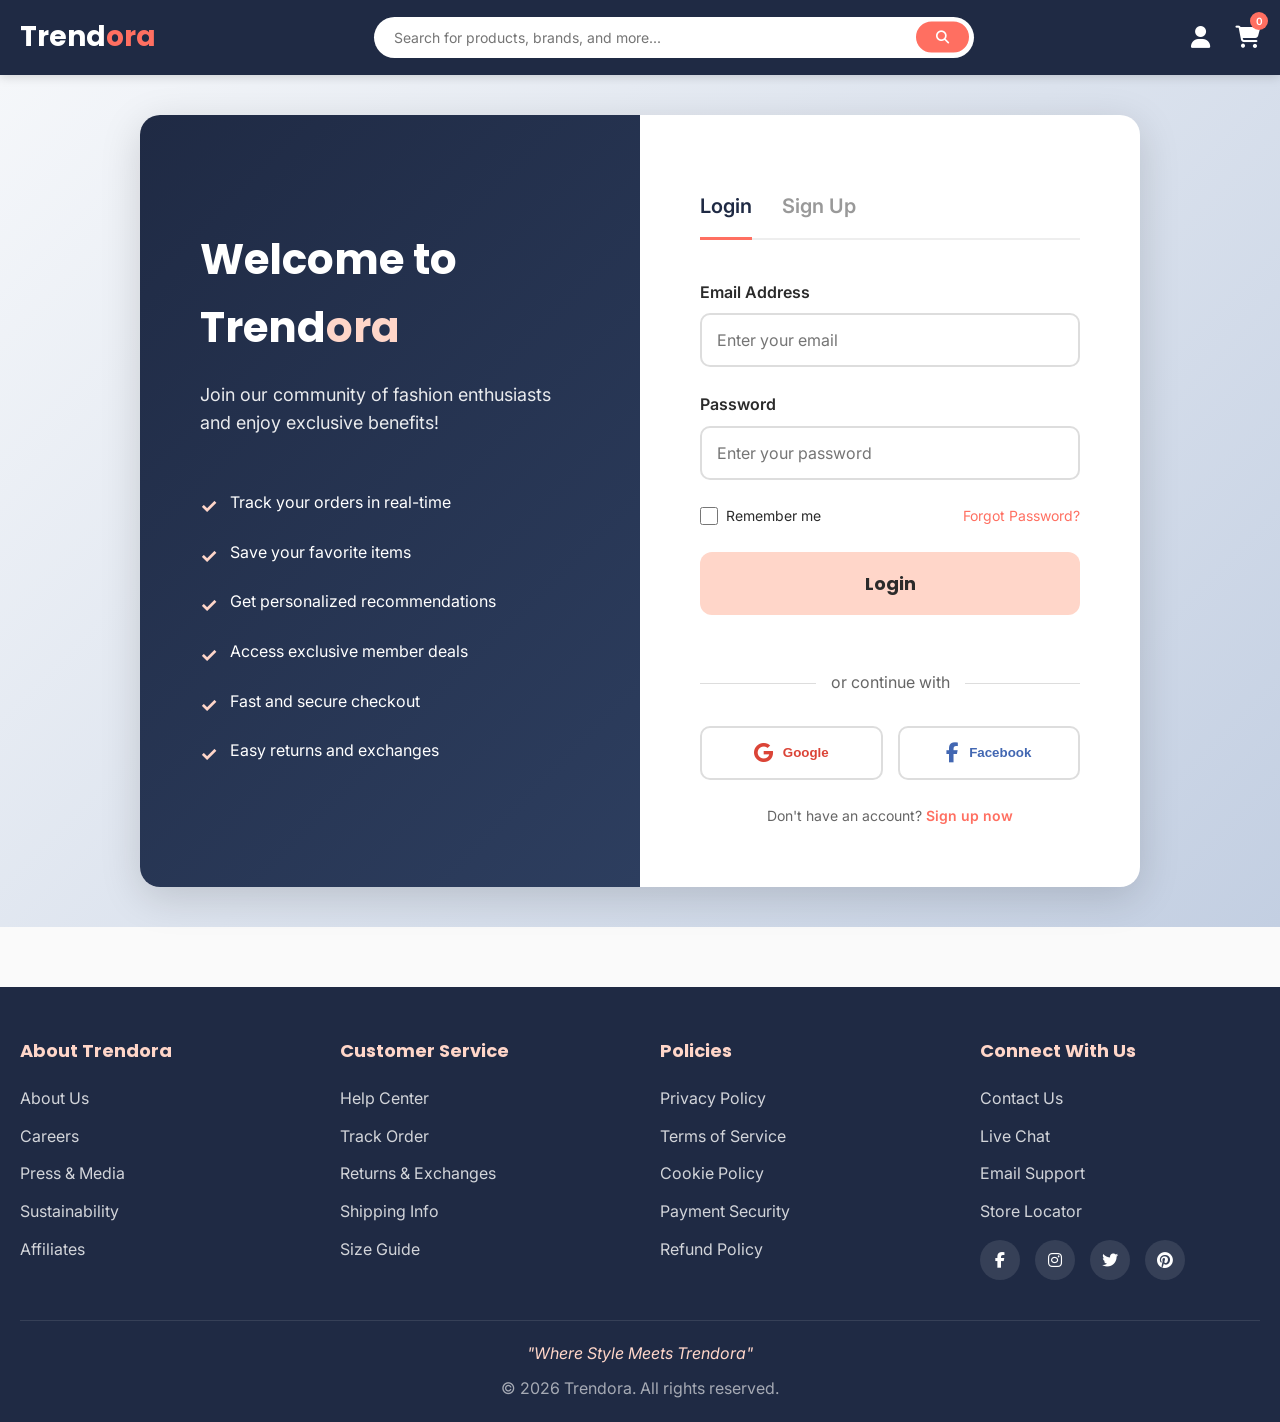
<file: login.html>
<!DOCTYPE html>
<html lang="en">
<head>
    <meta charset="UTF-8">
    <meta name="viewport" content="width=device-width, initial-scale=1.0">
    <title>Login - Trendora</title>
    <link rel="preconnect" href="https://fonts.googleapis.com">
    <link rel="preconnect" href="https://fonts.gstatic.com" crossorigin>
    <link href="https://fonts.googleapis.com/css2?family=Poppins:wght@400;500;600;700&family=Inter:wght@300;400;500;600&display=swap" rel="stylesheet">
    <link rel="stylesheet" href="https://cdnjs.cloudflare.com/ajax/libs/font-awesome/6.4.0/css/all.min.css">
    <link rel="stylesheet" href="styles.css">
    <style>
        .login-container {
            min-height: calc(100vh - 80px);
            display: flex;
            align-items: center;
            justify-content: center;
            padding: 40px 20px;
            background: linear-gradient(135deg, #f5f7fa 0%, #c3cfe2 100%);
        }

        .login-card {
            background: white;
            border-radius: 20px;
            box-shadow: 0 10px 40px rgba(0,0,0,0.15);
            overflow: hidden;
            max-width: 1000px;
            width: 100%;
            display: grid;
            grid-template-columns: 1fr 1fr;
        }

        .login-left {
            background: linear-gradient(135deg, var(--midnight-navy), #2d3e5f);
            color: white;
            padding: 60px;
            display: flex;
            flex-direction: column;
            justify-content: center;
        }

        .login-left h1 {
            font-size: 42px;
            margin-bottom: 20px;
        }

        .login-left h1 span {
            color: var(--warm-peach);
        }

        .login-left p {
            font-size: 18px;
            line-height: 1.6;
            opacity: 0.9;
            margin-bottom: 40px;
        }

        .login-features {
            list-style: none;
        }

        .login-features li {
            padding: 12px 0;
            padding-left: 30px;
            position: relative;
            font-size: 16px;
        }

        .login-features li::before {
            content: '✓';
            position: absolute;
            left: 0;
            color: var(--warm-peach);
            font-weight: 700;
            font-size: 20px;
        }

        .login-right {
            padding: 60px;
        }

        .login-tabs {
            display: flex;
            gap: 30px;
            margin-bottom: 40px;
            border-bottom: 2px solid #eee;
        }

        .login-tab {
            padding: 15px 0;
            cursor: pointer;
            font-size: 20px;
            font-weight: 600;
            color: #999;
            border-bottom: 3px solid transparent;
            margin-bottom: -2px;
            transition: all 0.3s;
        }

        .login-tab.active {
            color: var(--midnight-navy);
            border-bottom-color: var(--soft-coral);
        }

        .form-container {
            display: none;
        }

        .form-container.active {
            display: block;
        }

        .form-group {
            margin-bottom: 25px;
        }

        .form-group label {
            display: block;
            margin-bottom: 8px;
            font-weight: 600;
            color: var(--charcoal);
        }

        .form-group input {
            width: 100%;
            padding: 15px;
            border: 2px solid #ddd;
            border-radius: 10px;
            font-size: 16px;
            font-family: 'Inter', sans-serif;
            transition: all 0.3s;
            outline: none;
        }

        .form-group input:focus {
            border-color: var(--soft-coral);
        }

        .form-options {
            display: flex;
            justify-content: space-between;
            align-items: center;
            margin-bottom: 25px;
            font-size: 14px;
        }

        .remember-me {
            display: flex;
            align-items: center;
            gap: 8px;
        }

        .remember-me input[type="checkbox"] {
            width: 18px;
            height: 18px;
            cursor: pointer;
        }

        .forgot-password {
            color: var(--soft-coral);
            text-decoration: none;
            transition: color 0.3s;
        }

        .forgot-password:hover {
            color: var(--midnight-navy);
        }

        .submit-btn {
            width: 100%;
            padding: 18px;
            background: var(--warm-peach);
            color: var(--charcoal);
            border: none;
            border-radius: 12px;
            font-size: 18px;
            font-weight: 700;
            cursor: pointer;
            transition: all 0.3s;
            font-family: 'Poppins', sans-serif;
            margin-bottom: 25px;
        }

        .submit-btn:hover {
            background: #ffcab8;
            transform: translateY(-2px);
            box-shadow: 0 5px 15px rgba(255, 214, 201, 0.4);
        }

        .divider {
            text-align: center;
            margin: 30px 0;
            position: relative;
        }

        .divider::before {
            content: '';
            position: absolute;
            left: 0;
            top: 50%;
            width: 100%;
            height: 1px;
            background: #ddd;
        }

        .divider span {
            background: white;
            padding: 0 15px;
            position: relative;
            color: #666;
        }

        .social-login {
            display: flex;
            gap: 15px;
            margin-bottom: 25px;
        }

        .social-btn {
            flex: 1;
            padding: 15px;
            border: 2px solid #ddd;
            border-radius: 10px;
            background: white;
            cursor: pointer;
            transition: all 0.3s;
            font-weight: 600;
            display: flex;
            align-items: center;
            justify-content: center;
            gap: 10px;
        }

        .social-btn:hover {
            border-color: var(--soft-coral);
            background: #f9f9f9;
        }

        .social-btn i {
            font-size: 20px;
        }

        .google-btn {
            color: #DB4437;
        }

        .facebook-btn {
            color: #4267B2;
        }

        @media (max-width: 1024px) {
            .login-card {
                grid-template-columns: 1fr;
            }

            .login-left {
                padding: 40px;
            }

            .login-right {
                padding: 40px;
            }

            .login-left h1 {
                font-size: 32px;
            }
        }

        @media (max-width: 480px) {
            .login-left {
                padding: 30px 20px;
            }

            .login-right {
                padding: 30px 20px;
            }

            .login-tabs {
                gap: 20px;
            }

            .login-tab {
                font-size: 18px;
            }

            .social-login {
                flex-direction: column;
            }
        }
    </style>
</head>
<body>

    <!-- Navigation Bar -->
    <nav class="navbar">
        <div class="nav-container">
            <a href="index.html" class="logo">Trend<span>ora</span></a>
            <div class="search-bar">
                <input type="text" placeholder="Search for products, brands, and more...">
                <button><i class="fas fa-search"></i></button>
            </div>
            <div class="nav-icons">
                <a href="login.html" class="nav-icon">
                    <i class="fas fa-user"></i>
                </a>
                <a href="cart.html" class="nav-icon">
                    <i class="fas fa-shopping-cart"></i>
                    <span class="cart-badge">0</span>
                </a>
            </div>
        </div>
    </nav>

    <!-- Login Container -->
    <section class="login-container">
        <div class="login-card">
            <!-- Left Side -->
            <div class="login-left">
                <h1>Welcome to<br>Trend<span>ora</span></h1>
                <p>Join our community of fashion enthusiasts and enjoy exclusive benefits!</p>
                <ul class="login-features">
                    <li>Track your orders in real-time</li>
                    <li>Save your favorite items</li>
                    <li>Get personalized recommendations</li>
                    <li>Access exclusive member deals</li>
                    <li>Fast and secure checkout</li>
                    <li>Easy returns and exchanges</li>
                </ul>
            </div>

            <!-- Right Side -->
            <div class="login-right">
                <!-- Tabs -->
                <div class="login-tabs">
                    <div class="login-tab active" onclick="switchTab('login')">Login</div>
                    <div class="login-tab" onclick="switchTab('signup')">Sign Up</div>
                </div>

                <!-- Login Form -->
                <div id="login-form" class="form-container active">
                    <form onsubmit="handleLogin(event)">
                        <div class="form-group">
                            <label for="login-email">Email Address</label>
                            <input type="email" id="login-email" placeholder="Enter your email" required>
                        </div>

                        <div class="form-group">
                            <label for="login-password">Password</label>
                            <input type="password" id="login-password" placeholder="Enter your password" required>
                        </div>

                        <div class="form-options">
                            <label class="remember-me">
                                <input type="checkbox">
                                <span>Remember me</span>
                            </label>
                            <a href="#" class="forgot-password">Forgot Password?</a>
                        </div>

                        <button type="submit" class="submit-btn">Login</button>
                    </form>

                    <div class="divider">
                        <span>or continue with</span>
                    </div>

                    <div class="social-login">
                        <button class="social-btn google-btn" onclick="socialLogin('Google')">
                            <i class="fab fa-google"></i>
                            Google
                        </button>
                        <button class="social-btn facebook-btn" onclick="socialLogin('Facebook')">
                            <i class="fab fa-facebook-f"></i>
                            Facebook
                        </button>
                    </div>

                    <p style="text-align: center; color: #666; font-size: 14px;">
                        Don't have an account? <a href="#" style="color: var(--soft-coral); font-weight: 600;" onclick="switchTab('signup'); return false;">Sign up now</a>
                    </p>
                </div>

                <!-- Signup Form -->
                <div id="signup-form" class="form-container">
                    <form onsubmit="handleSignup(event)">
                        <div class="form-group">
                            <label for="signup-name">Full Name</label>
                            <input type="text" id="signup-name" placeholder="Enter your full name" required>
                        </div>

                        <div class="form-group">
                            <label for="signup-email">Email Address</label>
                            <input type="email" id="signup-email" placeholder="Enter your email" required>
                        </div>

                        <div class="form-group">
                            <label for="signup-password">Password</label>
                            <input type="password" id="signup-password" placeholder="Create a password" required>
                        </div>

                        <div class="form-group">
                            <label for="signup-confirm-password">Confirm Password</label>
                            <input type="password" id="signup-confirm-password" placeholder="Confirm your password" required>
                        </div>

                        <div class="form-options">
                            <label class="remember-me">
                                <input type="checkbox" required>
                                <span>I agree to the Terms & Conditions</span>
                            </label>
                        </div>

                        <button type="submit" class="submit-btn">Create Account</button>
                    </form>

                    <div class="divider">
                        <span>or sign up with</span>
                    </div>

                    <div class="social-login">
                        <button class="social-btn google-btn" onclick="socialLogin('Google')">
                            <i class="fab fa-google"></i>
                            Google
                        </button>
                        <button class="social-btn facebook-btn" onclick="socialLogin('Facebook')">
                            <i class="fab fa-facebook-f"></i>
                            Facebook
                        </button>
                    </div>

                    <p style="text-align: center; color: #666; font-size: 14px;">
                        Already have an account? <a href="#" style="color: var(--soft-coral); font-weight: 600;" onclick="switchTab('login'); return false;">Login here</a>
                    </p>
                </div>
            </div>
        </div>
    </section>

    <!-- Footer -->
    <footer class="footer">
        <div class="footer-container">
            <div class="footer-grid">
                <div class="footer-column">
                    <h3>About Trendora</h3>
                    <ul>
                        <li><a href="#">About Us</a></li>
                        <li><a href="#">Careers</a></li>
                        <li><a href="#">Press & Media</a></li>
                        <li><a href="#">Sustainability</a></li>
                        <li><a href="#">Affiliates</a></li>
                    </ul>
                </div>
                <div class="footer-column">
                    <h3>Customer Service</h3>
                    <ul>
                        <li><a href="#">Help Center</a></li>
                        <li><a href="#">Track Order</a></li>
                        <li><a href="#">Returns & Exchanges</a></li>
                        <li><a href="#">Shipping Info</a></li>
                        <li><a href="#">Size Guide</a></li>
                    </ul>
                </div>
                <div class="footer-column">
                    <h3>Policies</h3>
                    <ul>
                        <li><a href="#">Privacy Policy</a></li>
                        <li><a href="#">Terms of Service</a></li>
                        <li><a href="#">Cookie Policy</a></li>
                        <li><a href="#">Payment Security</a></li>
                        <li><a href="#">Refund Policy</a></li>
                    </ul>
                </div>
                <div class="footer-column">
                    <h3>Connect With Us</h3>
                    <ul>
                        <li><a href="#">Contact Us</a></li>
                        <li><a href="#">Live Chat</a></li>
                        <li><a href="#">Email Support</a></li>
                        <li><a href="#">Store Locator</a></li>
                    </ul>
                    <div class="social-icons">
                        <div class="social-icon"><i class="fab fa-facebook-f"></i></div>
                        <div class="social-icon"><i class="fab fa-instagram"></i></div>
                        <div class="social-icon"><i class="fab fa-twitter"></i></div>
                        <div class="social-icon"><i class="fab fa-pinterest"></i></div>
                    </div>
                </div>
            </div>
            <div class="footer-bottom">
                <p class="tagline">"Where Style Meets Trendora"</p>
                <p>&copy; 2026 Trendora. All rights reserved.</p>
            </div>
        </div>
    </footer>

    <script src="script.js"></script>
    <script>
        // Switch between login and signup tabs
        function switchTab(tab) {
            const loginTab = document.querySelectorAll('.login-tab')[0];
            const signupTab = document.querySelectorAll('.login-tab')[1];
            const loginForm = document.getElementById('login-form');
            const signupForm = document.getElementById('signup-form');

            if (tab === 'login') {
                loginTab.classList.add('active');
                signupTab.classList.remove('active');
                loginForm.classList.add('active');
                signupForm.classList.remove('active');
            } else {
                loginTab.classList.remove('active');
                signupTab.classList.add('active');
                loginForm.classList.remove('active');
                signupForm.classList.add('active');
            }
        }

        // Handle login
        function handleLogin(event) {
            event.preventDefault();
            const email = document.getElementById('login-email').value;
            const password = document.getElementById('login-password').value;

            // Store user session (frontend only)
            localStorage.setItem('trendoraUser', JSON.stringify({
                email: email,
                name: email.split('@')[0],
                loggedIn: true
            }));

            showNotification('Login successful! Welcome back!');

            setTimeout(() => {
                window.location.href = 'index.html';
            }, 1500);
        }

        // Handle signup
        function handleSignup(event) {
            event.preventDefault();
            const name = document.getElementById('signup-name').value;
            const email = document.getElementById('signup-email').value;
            const password = document.getElementById('signup-password').value;
            const confirmPassword = document.getElementById('signup-confirm-password').value;

            if (password !== confirmPassword) {
                showNotification('Passwords do not match!');
                return;
            }

            // Store user session (frontend only)
            localStorage.setItem('trendoraUser', JSON.stringify({
                email: email,
                name: name,
                loggedIn: true
            }));

            showNotification('Account created successfully! Welcome to Trendora!');

            setTimeout(() => {
                window.location.href = 'index.html';
            }, 1500);
        }

        // Social login
        function socialLogin(provider) {
            showNotification(`${provider} login (Demo mode)`);
            setTimeout(() => {
                alert(`This is a frontend demo. In a real application, you would be redirected to ${provider} for authentication.`);
            }, 1000);
        }

        // Check if user is already logged in
        const user = JSON.parse(localStorage.getItem('trendoraUser'));
        if (user && user.loggedIn) {
            // User is logged in, could redirect to profile page
            console.log('User is logged in:', user.name);
        }
    </script>
</body>
</html>
</file>
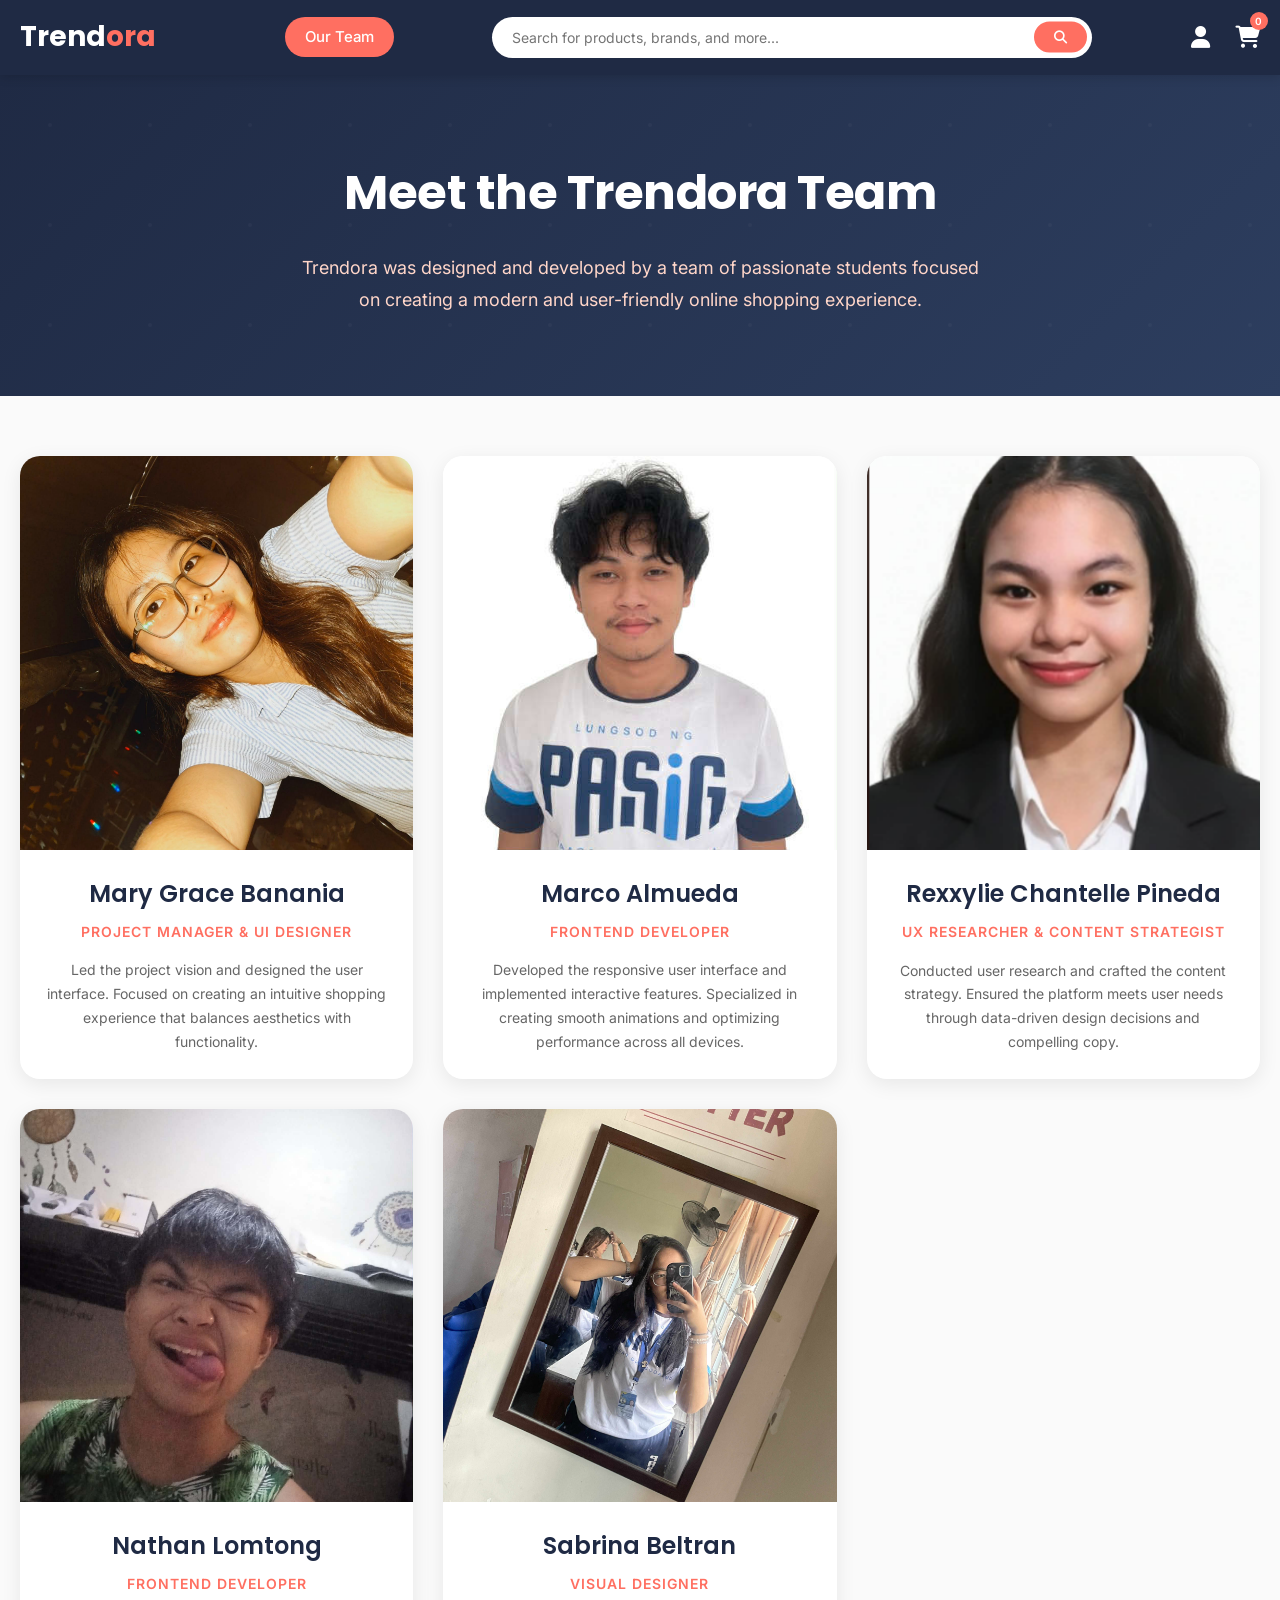
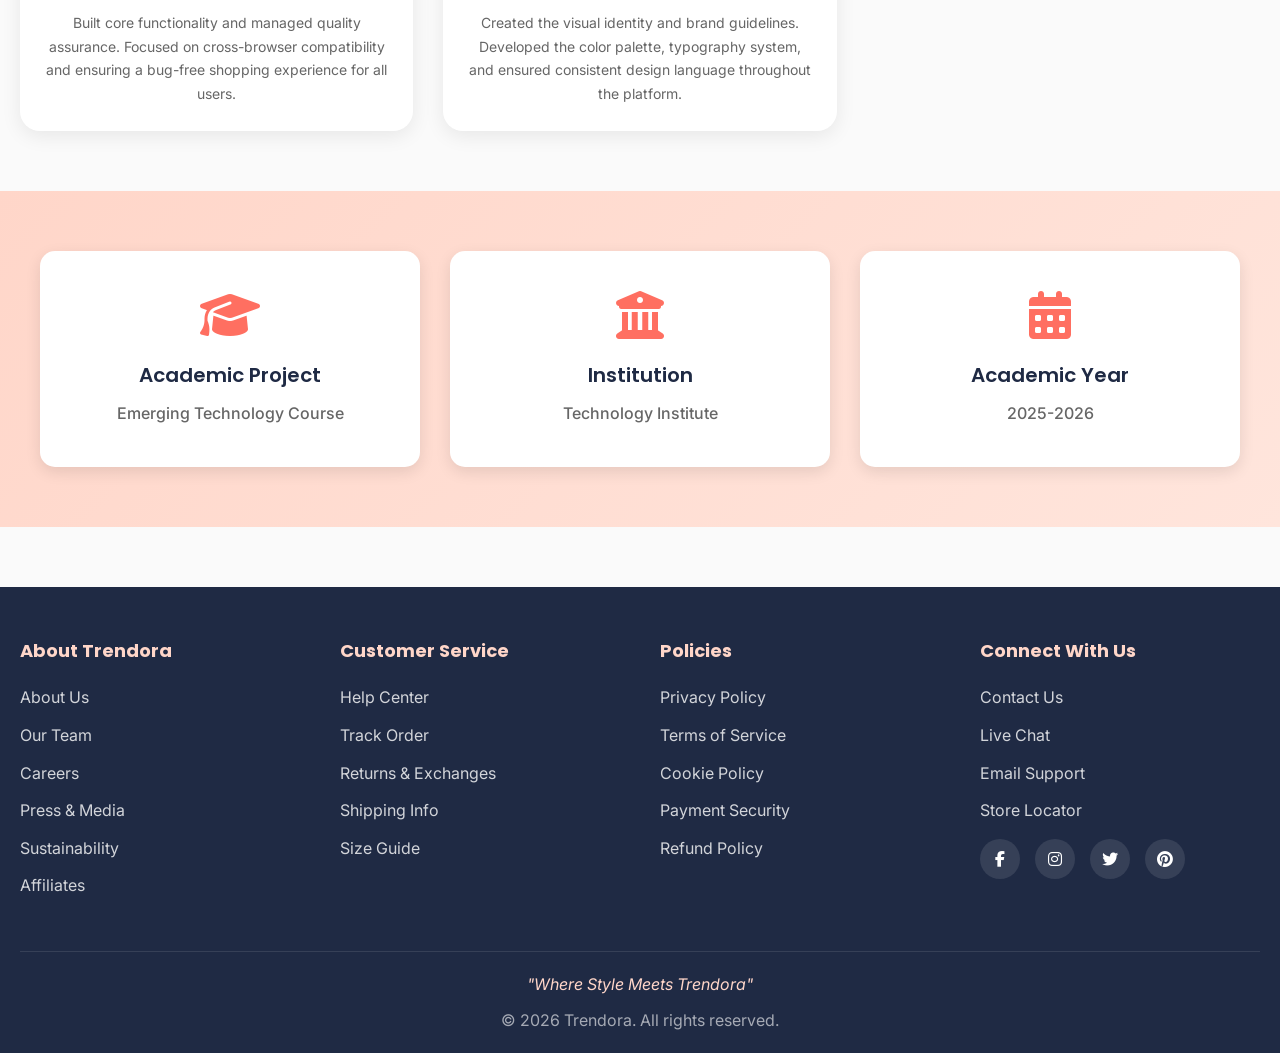
<file: team.html>
<!DOCTYPE html>
<html lang="en">
<head>
    <meta charset="UTF-8">
    <meta name="viewport" content="width=device-width, initial-scale=1.0">
    <title>Meet the Team - Trendora</title>
    <link rel="preconnect" href="https://fonts.googleapis.com">
    <link rel="preconnect" href="https://fonts.gstatic.com" crossorigin>
    <link href="https://fonts.googleapis.com/css2?family=Poppins:wght@400;500;600;700&family=Inter:wght@300;400;500;600&display=swap" rel="stylesheet">
    <link rel="stylesheet" href="https://cdnjs.cloudflare.com/ajax/libs/font-awesome/6.4.0/css/all.min.css">
    <link rel="stylesheet" href="styles.css">
    <link rel="stylesheet" href="team-styles.css">
</head>
<body>

    <!-- Navigation Bar -->
    <nav class="navbar">
        <div class="nav-container">
            <a href="index.html" class="logo">Trend<span>ora</span></a>
            <div class="nav-links">
                <a href="team.html" class="nav-link active">Our Team</a>
            </div>
            <div class="search-bar">
                <input type="text" placeholder="Search for products, brands, and more...">
                <button><i class="fas fa-search"></i></button>
            </div>
            <div class="nav-icons">
                <a href="login.html" class="nav-icon">
                    <i class="fas fa-user"></i>
                </a>
                <a href="cart.html" class="nav-icon">
                    <i class="fas fa-shopping-cart"></i>
                    <span class="cart-badge">0</span>
                </a>
            </div>
        </div>
    </nav>

    <!-- Team Hero Section -->
    <section class="team-hero">
        <div class="team-hero-content">
            <h1>Meet the Trendora Team</h1>
            <p class="team-intro">Trendora was designed and developed by a team of passionate students focused on creating a modern and user-friendly online shopping experience.</p>
        </div>
    </section>

    <!-- Team Members Section -->
    <section class="team-section">
        <div class="team-container">

            <!-- Team Member 1 -->
            <div class="team-card">
                <div class="team-image">
                    <img src="Image1/G1.jfif" alt="Mary Grace Banania">
                    <div class="team-overlay">
                        <div class="team-social">
                            <a href="mailto:sarah.martinez@trendora.com" class="social-link" title="Email">
                                <i class="fas fa-envelope"></i>
                            </a>
                            <a href="https://github.com" target="_blank" class="social-link" title="GitHub">
                                <i class="fab fa-github"></i>
                            </a>
                            <a href="https://linkedin.com" target="_blank" class="social-link" title="LinkedIn">
                                <i class="fab fa-linkedin"></i>
                            </a>
                        </div>
                    </div>
                </div>
                <div class="team-info">
                    <h3 class="team-name">Mary Grace Banania</h3>
                    <p class="team-role">Project Manager & UI Designer</p>
                    <p class="team-description">Led the project vision and designed the user interface. Focused on creating an intuitive shopping experience that balances aesthetics with functionality.</p>
                </div>
            </div>

            <!-- Team Member 2 -->
            <div class="team-card">
                <div class="team-image">
                    <img src="Image1/marco1.jfif" alt="Marco Almueda">
                    <div class="team-overlay">
                        <div class="team-social">
                            <a href="mailto:michael.chen@trendora.com" class="social-link" title="Email">
                                <i class="fas fa-envelope"></i>
                            </a>
                            <a href="https://github.com" target="_blank" class="social-link" title="GitHub">
                                <i class="fab fa-github"></i>
                            </a>
                            <a href="https://linkedin.com" target="_blank" class="social-link" title="LinkedIn">
                                <i class="fab fa-linkedin"></i>
                            </a>
                        </div>
                    </div>
                </div>
                <div class="team-info">
                    <h3 class="team-name">Marco Almueda</h3>
                    <p class="team-role">Frontend Developer</p>
                    <p class="team-description">Developed the responsive user interface and implemented interactive features. Specialized in creating smooth animations and optimizing performance across all devices.</p>
                </div>
            </div>

            <!-- Team Member 3 -->
            <div class="team-card">
                <div class="team-image">
                    <img src="Image1/rexie1.png" alt="Rexxylie Chantelle Pineda">
                    <div class="team-overlay">
                        <div class="team-social">
                            <a href="mailto:emily.rodriguez@trendora.com" class="social-link" title="Email">
                                <i class="fas fa-envelope"></i>
                            </a>
                            <a href="https://github.com" target="_blank" class="social-link" title="GitHub">
                                <i class="fab fa-github"></i>
                            </a>
                            <a href="https://linkedin.com" target="_blank" class="social-link" title="LinkedIn">
                                <i class="fab fa-linkedin"></i>
                            </a>
                        </div>
                    </div>
                </div>
                <div class="team-info">
                    <h3 class="team-name">Rexxylie Chantelle Pineda</h3>
                    <p class="team-role">UX Researcher & Content Strategist</p>
                    <p class="team-description">Conducted user research and crafted the content strategy. Ensured the platform meets user needs through data-driven design decisions and compelling copy.</p>
                </div>
            </div>

            <!-- Team Member 4 -->
            <div class="team-card">
                <div class="team-image">
                    <img src="Image1/nathan1.jfif" alt="Nathan Lomtong">
                    <div class="team-overlay">
                        <div class="team-social">
                            <a href="mailto:james.thompson@trendora.com" class="social-link" title="Email">
                                <i class="fas fa-envelope"></i>
                            </a>
                            <a href="https://github.com" target="_blank" class="social-link" title="GitHub">
                                <i class="fab fa-github"></i>
                            </a>
                            <a href="https://linkedin.com" target="_blank" class="social-link" title="LinkedIn">
                                <i class="fab fa-linkedin"></i>
                            </a>
                        </div>
                    </div>
                </div>
                <div class="team-info">
                    <h3 class="team-name">Nathan Lomtong</h3>
                    <p class="team-role">Frontend Developer</p>
                    <p class="team-description">Built core functionality and managed quality assurance. Focused on cross-browser compatibility and ensuring a bug-free shopping experience for all users.</p>
                </div>
            </div>

            <!-- Team Member 5 -->
            <div class="team-card">
                <div class="team-image">
                    <img src="Image1/sab1.jfif" alt="Sabrina Beltran">
                    <div class="team-overlay">
                        <div class="team-social">
                            <a href="mailto:aisha.patel@trendora.com" class="social-link" title="Email">
                                <i class="fas fa-envelope"></i>
                            </a>
                            <a href="https://github.com" target="_blank" class="social-link" title="GitHub">
                                <i class="fab fa-github"></i>
                            </a>
                            <a href="https://linkedin.com" target="_blank" class="social-link" title="LinkedIn">
                                <i class="fab fa-linkedin"></i>
                            </a>
                        </div>
                    </div>
                </div>
                <div class="team-info">
                    <h3 class="team-name">Sabrina Beltran</h3>
                    <p class="team-role">Visual Designer</p>
                    <p class="team-description">Created the visual identity and brand guidelines. Developed the color palette, typography system, and ensured consistent design language throughout the platform.</p>
                </div>
            </div>

        </div>
    </section>

    <!-- Project Info Section -->
    <section class="project-info">
        <div class="project-info-container">
            <div class="info-card">
                <i class="fas fa-graduation-cap"></i>
                <h3>Academic Project</h3>
                <p>Emerging Technology Course</p>
            </div>
            <div class="info-card">
                <i class="fas fa-university"></i>
                <h3>Institution</h3>
                <p>Technology Institute</p>
            </div>
            <div class="info-card">
                <i class="fas fa-calendar-alt"></i>
                <h3>Academic Year</h3>
                <p>2025-2026</p>
            </div>
        </div>
    </section>

    <!-- Footer -->
    <footer class="footer">
        <div class="footer-container">
            <div class="footer-grid">
                <div class="footer-column">
                    <h3>About Trendora</h3>
                    <ul>
                        <li><a href="#">About Us</a></li>
                        <li><a href="team.html">Our Team</a></li>
                        <li><a href="#">Careers</a></li>
                        <li><a href="#">Press & Media</a></li>
                        <li><a href="#">Sustainability</a></li>
                        <li><a href="#">Affiliates</a></li>
                    </ul>
                </div>
                <div class="footer-column">
                    <h3>Customer Service</h3>
                    <ul>
                        <li><a href="#">Help Center</a></li>
                        <li><a href="#">Track Order</a></li>
                        <li><a href="#">Returns & Exchanges</a></li>
                        <li><a href="#">Shipping Info</a></li>
                        <li><a href="#">Size Guide</a></li>
                    </ul>
                </div>
                <div class="footer-column">
                    <h3>Policies</h3>
                    <ul>
                        <li><a href="#">Privacy Policy</a></li>
                        <li><a href="#">Terms of Service</a></li>
                        <li><a href="#">Cookie Policy</a></li>
                        <li><a href="#">Payment Security</a></li>
                        <li><a href="#">Refund Policy</a></li>
                    </ul>
                </div>
                <div class="footer-column">
                    <h3>Connect With Us</h3>
                    <ul>
                        <li><a href="team.html">Contact Us</a></li>
                        <li><a href="#">Live Chat</a></li>
                        <li><a href="#">Email Support</a></li>
                        <li><a href="#">Store Locator</a></li>
                    </ul>
                    <div class="social-icons">
                        <div class="social-icon"><i class="fab fa-facebook-f"></i></div>
                        <div class="social-icon"><i class="fab fa-instagram"></i></div>
                        <div class="social-icon"><i class="fab fa-twitter"></i></div>
                        <div class="social-icon"><i class="fab fa-pinterest"></i></div>
                    </div>
                </div>
            </div>
            <div class="footer-bottom">
                <p class="tagline">"Where Style Meets Trendora"</p>
                <p>&copy; 2026 Trendora. All rights reserved.</p>
            </div>
        </div>
    </footer>

    <script src="script.js"></script>
</body>
</html>
</file>
<file: styles.css>
/* Trendora E-Commerce Website - Shared Styles */

* {
    margin: 0;
    padding: 0;
    box-sizing: border-box;
}

:root {
    --midnight-navy: #1F2A44;
    --soft-coral: #FF6F61;
    --warm-peach: #FFD6C9;
    --off-white: #FAFAFA;
    --charcoal: #2B2B2B;
}

body {
    font-family: 'Inter', sans-serif;
    background-color: var(--off-white);
    color: var(--charcoal);
    overflow-x: hidden;
    line-height: 1.6;
}

h1, h2, h3, h4, h5, h6 {
    font-family: 'Poppins', sans-serif;
}

a {
    text-decoration: none;
    color: inherit;
}

/* Navigation Bar */
.navbar {
    background-color: var(--midnight-navy);
    padding: 15px 0;
    position: sticky;
    top: 0;
    z-index: 1000;
    box-shadow: 0 2px 10px rgba(0,0,0,0.15);
}

.nav-container {
    max-width: 1400px;
    margin: 0 auto;
    padding: 0 20px;
    display: flex;
    align-items: center;
    justify-content: space-between;
    gap: 20px;
}

.logo {
    font-family: 'Poppins', sans-serif;
    font-size: 28px;
    font-weight: 700;
    color: white;
    text-decoration: none;
    white-space: nowrap;
    transition: transform 0.3s;
}

.logo:hover {
    transform: scale(1.05);
}

.logo span {
    color: var(--soft-coral);
}

.nav-links {
    display: flex;
    align-items: center;
    gap: 20px;
    margin-left: 30px;
}

.nav-link {
    color: white;
    font-size: 15px;
    font-weight: 500;
    text-decoration: none;
    padding: 8px 20px;
    border-radius: 20px;
    transition: all 0.3s ease;
    white-space: nowrap;
}

.nav-link:hover {
    background-color: rgba(255, 214, 201, 0.1);
    color: var(--warm-peach);
}

.nav-link.active {
    background-color: var(--soft-coral);
    color: white;
}

.search-bar {
    flex: 1;
    max-width: 600px;
    position: relative;
}

.search-bar input {
    width: 100%;
    padding: 12px 50px 12px 20px;
    border: none;
    border-radius: 25px;
    font-size: 14px;
    outline: none;
    font-family: 'Inter', sans-serif;
}

.search-bar button {
    position: absolute;
    right: 5px;
    top: 50%;
    transform: translateY(-50%);
    background-color: var(--soft-coral);
    border: none;
    padding: 8px 20px;
    border-radius: 20px;
    color: white;
    cursor: pointer;
    transition: all 0.3s;
}

.search-bar button:hover {
    background-color: #ff5647;
}

.nav-icons {
    display: flex;
    gap: 25px;
    align-items: center;
}

.nav-icon {
    color: white;
    font-size: 22px;
    cursor: pointer;
    transition: color 0.3s;
    position: relative;
}

.nav-icon:hover {
    color: var(--warm-peach);
}

.cart-badge {
    position: absolute;
    top: -8px;
    right: -8px;
    background-color: var(--soft-coral);
    color: white;
    border-radius: 50%;
    width: 18px;
    height: 18px;
    font-size: 10px;
    display: flex;
    align-items: center;
    justify-content: center;
    font-weight: 600;
}

/* Banner Carousel */
.banner-carousel {
    position: relative;
    max-width: 1400px;
    margin: 20px auto;
    padding: 0 20px;
    overflow: hidden;
}

.carousel-container {
    position: relative;
    border-radius: 15px;
    overflow: hidden;
    box-shadow: 0 4px 15px rgba(0,0,0,0.1);
}

.carousel-slides {
    display: flex;
    transition: transform 0.5s ease-in-out;
}

.carousel-slide {
    min-width: 100%;
    height: 400px;
    background: linear-gradient(135deg, var(--midnight-navy), #2d3e5f);
    display: flex;
    align-items: center;
    justify-content: center;
    position: relative;
    cursor: pointer;
}

.slide-content {
    text-align: center;
    color: white;
    padding: 40px;
}

.slide-content h2 {
    font-size: 48px;
    margin-bottom: 15px;
    font-weight: 700;
}

.slide-content p {
    font-size: 20px;
    margin-bottom: 25px;
}

.slide-btn {
    background-color: var(--warm-peach);
    color: var(--charcoal);
    padding: 15px 40px;
    border: none;
    border-radius: 30px;
    font-size: 16px;
    font-weight: 600;
    cursor: pointer;
    transition: all 0.3s;
    font-family: 'Poppins', sans-serif;
}

.slide-btn:hover {
    transform: translateY(-2px);
    box-shadow: 0 5px 15px rgba(255, 214, 201, 0.4);
}

.carousel-dots {
    position: absolute;
    bottom: 20px;
    left: 50%;
    transform: translateX(-50%);
    display: flex;
    gap: 10px;
}

.dot {
    width: 10px;
    height: 10px;
    border-radius: 50%;
    background-color: rgba(255, 255, 255, 0.5);
    cursor: pointer;
    transition: all 0.3s;
}

.dot.active {
    background-color: var(--warm-peach);
    width: 30px;
    border-radius: 5px;
}

/* Category Menu */
.category-menu {
    max-width: 1400px;
    margin: 30px auto;
    padding: 0 20px;
}

.category-scroll {
    display: flex;
    gap: 15px;
    overflow-x: auto;
    padding: 10px 0;
    scrollbar-width: thin;
    scrollbar-color: var(--soft-coral) transparent;
}

.category-scroll::-webkit-scrollbar {
    height: 6px;
}

.category-scroll::-webkit-scrollbar-track {
    background: transparent;
}

.category-scroll::-webkit-scrollbar-thumb {
    background: var(--soft-coral);
    border-radius: 10px;
}

.category-item {
    background-color: white;
    padding: 15px 30px;
    border-radius: 25px;
    white-space: nowrap;
    cursor: pointer;
    transition: all 0.3s;
    border: 2px solid transparent;
    font-weight: 500;
    box-shadow: 0 2px 8px rgba(0,0,0,0.05);
}

.category-item:hover {
    border-color: var(--soft-coral);
    color: var(--soft-coral);
    transform: translateY(-2px);
}

.category-item.active {
    background-color: var(--soft-coral);
    color: white;
}

/* Product Sections */
.product-section {
    max-width: 1400px;
    margin: 40px auto;
    padding: 0 20px;
}

.section-header {
    display: flex;
    justify-content: space-between;
    align-items: center;
    margin-bottom: 25px;
    padding-bottom: 15px;
    border-bottom: 3px solid var(--soft-coral);
}

.section-header h2 {
    font-size: 28px;
    color: var(--midnight-navy);
    font-weight: 700;
}

.view-all {
    color: var(--soft-coral);
    text-decoration: none;
    font-weight: 600;
    display: flex;
    align-items: center;
    gap: 5px;
    transition: gap 0.3s;
}

.view-all:hover {
    gap: 10px;
}

/* Product Grid */
.product-grid {
    display: grid;
    grid-template-columns: repeat(6, 1fr);
    gap: 15px;
}

.product-card {
    background-color: white;
    border-radius: 12px;
    overflow: hidden;
    cursor: pointer;
    transition: all 0.3s;
    box-shadow: 0 2px 8px rgba(0,0,0,0.08);
    position: relative;
}

.product-card:hover {
    transform: translateY(-5px);
    box-shadow: 0 8px 20px rgba(0,0,0,0.15);
}

.product-image {
    width: 100%;
    aspect-ratio: 1/1;
    background: #f5f5f5;
    display: flex;
    align-items: center;
    justify-content: center;
    position: relative;
    overflow: hidden;
}

.product-image img {
    width: 100%;
    height: 100%;
    object-fit: cover;
    transition: transform 0.3s;
}

.product-card:hover .product-image img {
    transform: scale(1.1);
}

.sale-badge {
    position: absolute;
    top: 10px;
    left: 10px;
    background-color: var(--soft-coral);
    color: white;
    padding: 5px 12px;
    border-radius: 20px;
    font-size: 12px;
    font-weight: 600;
    z-index: 10;
}

.wishlist-icon {
    position: absolute;
    top: 10px;
    right: 10px;
    background-color: white;
    width: 35px;
    height: 35px;
    border-radius: 50%;
    display: flex;
    align-items: center;
    justify-content: center;
    cursor: pointer;
    transition: all 0.3s;
    box-shadow: 0 2px 5px rgba(0,0,0,0.1);
    z-index: 10;
}

.wishlist-icon:hover {
    background-color: var(--soft-coral);
    color: white;
}

.product-info {
    padding: 12px;
}

.product-name {
    font-size: 14px;
    color: var(--charcoal);
    margin-bottom: 8px;
    display: -webkit-box;
    -webkit-line-clamp: 2;
    -webkit-box-orient: vertical;
    overflow: hidden;
    line-height: 1.4;
    min-height: 39px;
}

.product-price {
    display: flex;
    align-items: center;
    gap: 8px;
    margin-bottom: 8px;
}

.current-price {
    font-size: 18px;
    color: var(--soft-coral);
    font-weight: 700;
}

.original-price {
    font-size: 14px;
    color: #999;
    text-decoration: line-through;
}

.product-rating {
    display: flex;
    align-items: center;
    gap: 5px;
    margin-bottom: 10px;
    font-size: 12px;
}

.stars {
    color: #FFA500;
}

.reviews {
    color: #999;
}

.add-to-cart-btn {
    width: 100%;
    background-color: var(--warm-peach);
    color: var(--charcoal);
    border: none;
    padding: 10px;
    border-radius: 8px;
    font-weight: 600;
    cursor: pointer;
    transition: all 0.3s;
    font-family: 'Inter', sans-serif;
}

.add-to-cart-btn:hover {
    background-color: #ffcab8;
    transform: scale(1.02);
}

/* Flash Deals Timer */
.flash-timer {
    display: flex;
    align-items: center;
    gap: 15px;
    color: white;
    background: linear-gradient(135deg, var(--soft-coral), #ff8a7a);
    padding: 10px 20px;
    border-radius: 10px;
    display: inline-flex;
}

.timer-label {
    font-weight: 600;
}

.timer-digits {
    display: flex;
    gap: 5px;
}

.timer-digit {
    background-color: rgba(255,255,255,0.3);
    padding: 5px 10px;
    border-radius: 5px;
    font-weight: 700;
    min-width: 35px;
    text-align: center;
}

/* Footer */
.footer {
    background-color: var(--midnight-navy);
    color: white;
    padding: 50px 0 20px;
    margin-top: 60px;
}

.footer-container {
    max-width: 1400px;
    margin: 0 auto;
    padding: 0 20px;
}

.footer-grid {
    display: grid;
    grid-template-columns: repeat(4, 1fr);
    gap: 40px;
    margin-bottom: 40px;
}

.footer-column h3 {
    font-size: 18px;
    margin-bottom: 20px;
    color: var(--warm-peach);
}

.footer-column ul {
    list-style: none;
}

.footer-column ul li {
    margin-bottom: 12px;
}

.footer-column ul li a {
    color: rgba(255,255,255,0.8);
    text-decoration: none;
    transition: color 0.3s;
}

.footer-column ul li a:hover {
    color: var(--warm-peach);
}

.social-icons {
    display: flex;
    gap: 15px;
    margin-top: 15px;
}

.social-icon {
    width: 40px;
    height: 40px;
    background-color: rgba(255,255,255,0.1);
    border-radius: 50%;
    display: flex;
    align-items: center;
    justify-content: center;
    cursor: pointer;
    transition: all 0.3s;
}

.social-icon:hover {
    background-color: var(--soft-coral);
    transform: translateY(-3px);
}

.footer-bottom {
    border-top: 1px solid rgba(255,255,255,0.1);
    padding-top: 20px;
    text-align: center;
    color: rgba(255,255,255,0.6);
}

.tagline {
    color: var(--warm-peach);
    font-style: italic;
    margin-bottom: 10px;
}

/* Breadcrumb */
.breadcrumb {
    max-width: 1400px;
    margin: 20px auto;
    padding: 0 20px;
    display: flex;
    align-items: center;
    gap: 8px;
    font-size: 14px;
    color: #666;
}

.breadcrumb a {
    color: var(--soft-coral);
    transition: color 0.3s;
}

.breadcrumb a:hover {
    color: var(--midnight-navy);
}

.breadcrumb span {
    color: #999;
}

/* Responsive Design */
@media (max-width: 1200px) {
    .product-grid {
        grid-template-columns: repeat(4, 1fr);
    }
}

@media (max-width: 768px) {
    .nav-container {
        flex-wrap: wrap;
    }

    .nav-links {
        order: 3;
        margin-left: 0;
        width: 100%;
        justify-content: center;
        padding: 10px 0;
    }

    .search-bar {
        order: 4;
        max-width: 100%;
        flex-basis: 100%;
    }

    .logo {
        font-size: 24px;
    }

    .product-grid {
        grid-template-columns: repeat(3, 1fr);
        gap: 10px;
    }

    .carousel-slide {
        height: 300px;
    }

    .slide-content h2 {
        font-size: 32px;
    }

    .slide-content p {
        font-size: 16px;
    }

    .footer-grid {
        grid-template-columns: repeat(2, 1fr);
        gap: 30px;
    }

    .section-header h2 {
        font-size: 22px;
    }
}

@media (max-width: 480px) {
    .product-grid {
        grid-template-columns: repeat(2, 1fr);
    }

    .nav-icons {
        gap: 15px;
    }

    .nav-icon {
        font-size: 20px;
    }

    .carousel-slide {
        height: 250px;
    }

    .slide-content h2 {
        font-size: 24px;
    }

    .slide-content p {
        font-size: 14px;
    }

    .slide-btn {
        padding: 12px 30px;
        font-size: 14px;
    }

    .footer-grid {
        grid-template-columns: 1fr;
    }

    .product-name {
        font-size: 13px;
    }

    .current-price {
        font-size: 16px;
    }
}

/* Loading Animation */
@keyframes fadeIn {
    from {
        opacity: 0;
        transform: translateY(20px);
    }
    to {
        opacity: 1;
        transform: translateY(0);
    }
}

.product-card {
    animation: fadeIn 0.5s ease-out;
}
</file>
<file: team-styles.css>
/* Trendora Team Page Styles */

/* Navigation Links */
.nav-links {
    display: flex;
    align-items: center;
    gap: 20px;
    margin-left: 30px;
}

.nav-link {
    color: white;
    font-size: 15px;
    font-weight: 500;
    text-decoration: none;
    padding: 8px 20px;
    border-radius: 20px;
    transition: all 0.3s ease;
    white-space: nowrap;
}

.nav-link:hover {
    background-color: rgba(255, 214, 201, 0.1);
    color: var(--warm-peach);
}

.nav-link.active {
    background-color: var(--soft-coral);
    color: white;
}

/* Team Hero Section */
.team-hero {
    background: linear-gradient(135deg, var(--midnight-navy), #2d3e5f);
    padding: 80px 20px;
    text-align: center;
    position: relative;
    overflow: hidden;
}

.team-hero::before {
    content: '';
    position: absolute;
    top: 0;
    left: 0;
    right: 0;
    bottom: 0;
    background: url('data:image/svg+xml,<svg width="100" height="100" xmlns="http://www.w3.org/2000/svg"><circle cx="50" cy="50" r="2" fill="rgba(255,255,255,0.1)"/></svg>');
    opacity: 0.3;
}

.team-hero-content {
    max-width: 800px;
    margin: 0 auto;
    position: relative;
    z-index: 1;
}

.team-hero h1 {
    font-size: 48px;
    color: white;
    margin-bottom: 20px;
    font-weight: 700;
    letter-spacing: -0.5px;
}

.team-intro {
    font-size: 18px;
    color: var(--warm-peach);
    line-height: 1.8;
    max-width: 700px;
    margin: 0 auto;
}

/* Team Section */
.team-section {
    max-width: 1400px;
    margin: 60px auto;
    padding: 0 20px;
}

.team-container {
    display: grid;
    grid-template-columns: repeat(3, 1fr);
    gap: 30px;
}

/* Team Card */
.team-card {
    background: white;
    border-radius: 20px;
    overflow: hidden;
    box-shadow: 0 5px 20px rgba(0, 0, 0, 0.08);
    transition: all 0.4s cubic-bezier(0.175, 0.885, 0.32, 1.275);
    position: relative;
}

.team-card:hover {
    transform: translateY(-10px);
    box-shadow: 0 15px 40px rgba(255, 111, 97, 0.2);
}

/* Team Image */
.team-image {
    position: relative;
    width: 100%;
    aspect-ratio: 1/1;
    overflow: hidden;
    background: linear-gradient(135deg, var(--warm-peach), var(--soft-coral));
}

.team-image img {
    width: 100%;
    height: 100%;
    object-fit: cover;
    transition: all 0.4s ease;
    border-radius: 0;
}

.team-card:hover .team-image img {
    transform: scale(1.1);
    filter: brightness(0.9);
}

/* Team Overlay */
.team-overlay {
    position: absolute;
    top: 0;
    left: 0;
    right: 0;
    bottom: 0;
    background: linear-gradient(135deg, rgba(31, 42, 68, 0.9), rgba(255, 111, 97, 0.85));
    display: flex;
    align-items: center;
    justify-content: center;
    opacity: 0;
    transition: opacity 0.4s ease;
}

.team-card:hover .team-overlay {
    opacity: 1;
}

/* Team Social Links */
.team-social {
    display: flex;
    gap: 15px;
}

.social-link {
    width: 50px;
    height: 50px;
    background: white;
    border-radius: 50%;
    display: flex;
    align-items: center;
    justify-content: center;
    color: var(--midnight-navy);
    font-size: 20px;
    transition: all 0.3s ease;
    transform: translateY(20px);
    opacity: 0;
}

.team-card:hover .social-link {
    transform: translateY(0);
    opacity: 1;
}

.team-card:hover .social-link:nth-child(1) {
    transition-delay: 0.1s;
}

.team-card:hover .social-link:nth-child(2) {
    transition-delay: 0.2s;
}

.team-card:hover .social-link:nth-child(3) {
    transition-delay: 0.3s;
}

.social-link:hover {
    background: var(--soft-coral);
    color: white;
    transform: translateY(0) scale(1.1);
}

/* Team Info */
.team-info {
    padding: 25px;
    text-align: center;
}

.team-name {
    font-size: 24px;
    color: var(--midnight-navy);
    margin-bottom: 8px;
    font-weight: 600;
}

.team-role {
    font-size: 14px;
    color: var(--soft-coral);
    font-weight: 600;
    text-transform: uppercase;
    letter-spacing: 1px;
    margin-bottom: 15px;
}

.team-description {
    font-size: 14px;
    color: #666;
    line-height: 1.7;
}

/* Project Info Section */
.project-info {
    background: linear-gradient(135deg, var(--warm-peach), #ffe5dc);
    padding: 60px 20px;
    margin-top: 40px;
}

.project-info-container {
    max-width: 1200px;
    margin: 0 auto;
    display: grid;
    grid-template-columns: repeat(3, 1fr);
    gap: 30px;
}

.info-card {
    background: white;
    padding: 40px 30px;
    border-radius: 15px;
    text-align: center;
    box-shadow: 0 5px 15px rgba(0, 0, 0, 0.1);
    transition: all 0.3s ease;
}

.info-card:hover {
    transform: translateY(-5px);
    box-shadow: 0 10px 30px rgba(0, 0, 0, 0.15);
}

.info-card i {
    font-size: 48px;
    color: var(--soft-coral);
    margin-bottom: 20px;
}

.info-card h3 {
    font-size: 20px;
    color: var(--midnight-navy);
    margin-bottom: 10px;
    font-weight: 600;
}

.info-card p {
    font-size: 16px;
    color: #666;
    font-weight: 500;
}

/* Responsive Design */
@media (max-width: 1024px) {
    .team-container {
        grid-template-columns: repeat(2, 1fr);
        gap: 25px;
    }

    .team-hero h1 {
        font-size: 40px;
    }

    .team-intro {
        font-size: 16px;
    }

    .project-info-container {
        grid-template-columns: repeat(3, 1fr);
        gap: 20px;
    }
}

@media (max-width: 768px) {
    .nav-links {
        order: 3;
        margin-left: 0;
        width: 100%;
        justify-content: center;
        padding: 10px 0;
    }

    .team-hero {
        padding: 60px 20px;
    }

    .team-hero h1 {
        font-size: 32px;
    }

    .team-intro {
        font-size: 15px;
    }

    .team-container {
        grid-template-columns: 1fr;
        gap: 30px;
    }

    .team-card {
        max-width: 500px;
        margin: 0 auto;
    }

    .project-info-container {
        grid-template-columns: 1fr;
        gap: 20px;
    }

    .info-card {
        padding: 30px 20px;
    }

    .info-card i {
        font-size: 40px;
    }
}

@media (max-width: 480px) {
    .team-hero h1 {
        font-size: 28px;
    }

    .team-intro {
        font-size: 14px;
    }

    .team-name {
        font-size: 22px;
    }

    .team-role {
        font-size: 13px;
    }

    .team-description {
        font-size: 13px;
    }

    .social-link {
        width: 45px;
        height: 45px;
        font-size: 18px;
    }
}

/* Animation */
@keyframes fadeInUp {
    from {
        opacity: 0;
        transform: translateY(30px);
    }
    to {
        opacity: 1;
        transform: translateY(0);
    }
}

.team-card {
    animation: fadeInUp 0.6s ease-out;
    animation-fill-mode: both;
}

.team-card:nth-child(1) {
    animation-delay: 0.1s;
}

.team-card:nth-child(2) {
    animation-delay: 0.2s;
}

.team-card:nth-child(3) {
    animation-delay: 0.3s;
}

.team-card:nth-child(4) {
    animation-delay: 0.4s;
}

.team-card:nth-child(5) {
    animation-delay: 0.5s;
}
</file>
